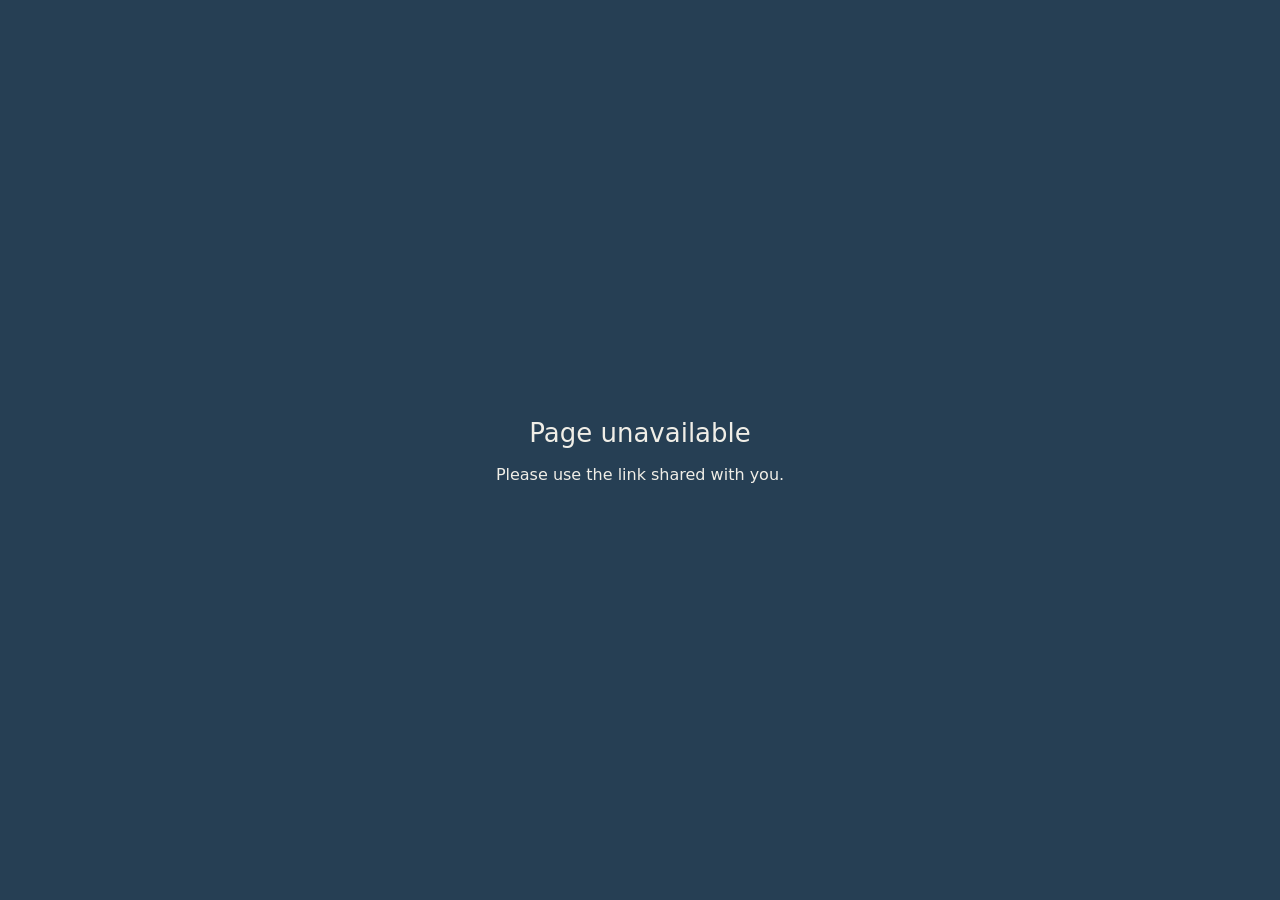
<file: index.html>
<!doctype html><html lang="en"><head><meta charset="utf-8"><meta name="viewport" content="width=device-width,initial-scale=1"><meta name="robots" content="noindex, nofollow, noarchive"><title>Page unavailable</title><style>body{margin:0;min-height:100vh;display:grid;place-items:center;background:#263f54;color:#f0eee7;font:16px system-ui}main{text-align:center;padding:30px}h1{font-size:26px;font-weight:500}</style></head><body><main><h1>Page unavailable</h1><p>Please use the link shared with you.</p></main></body></html>
</file>
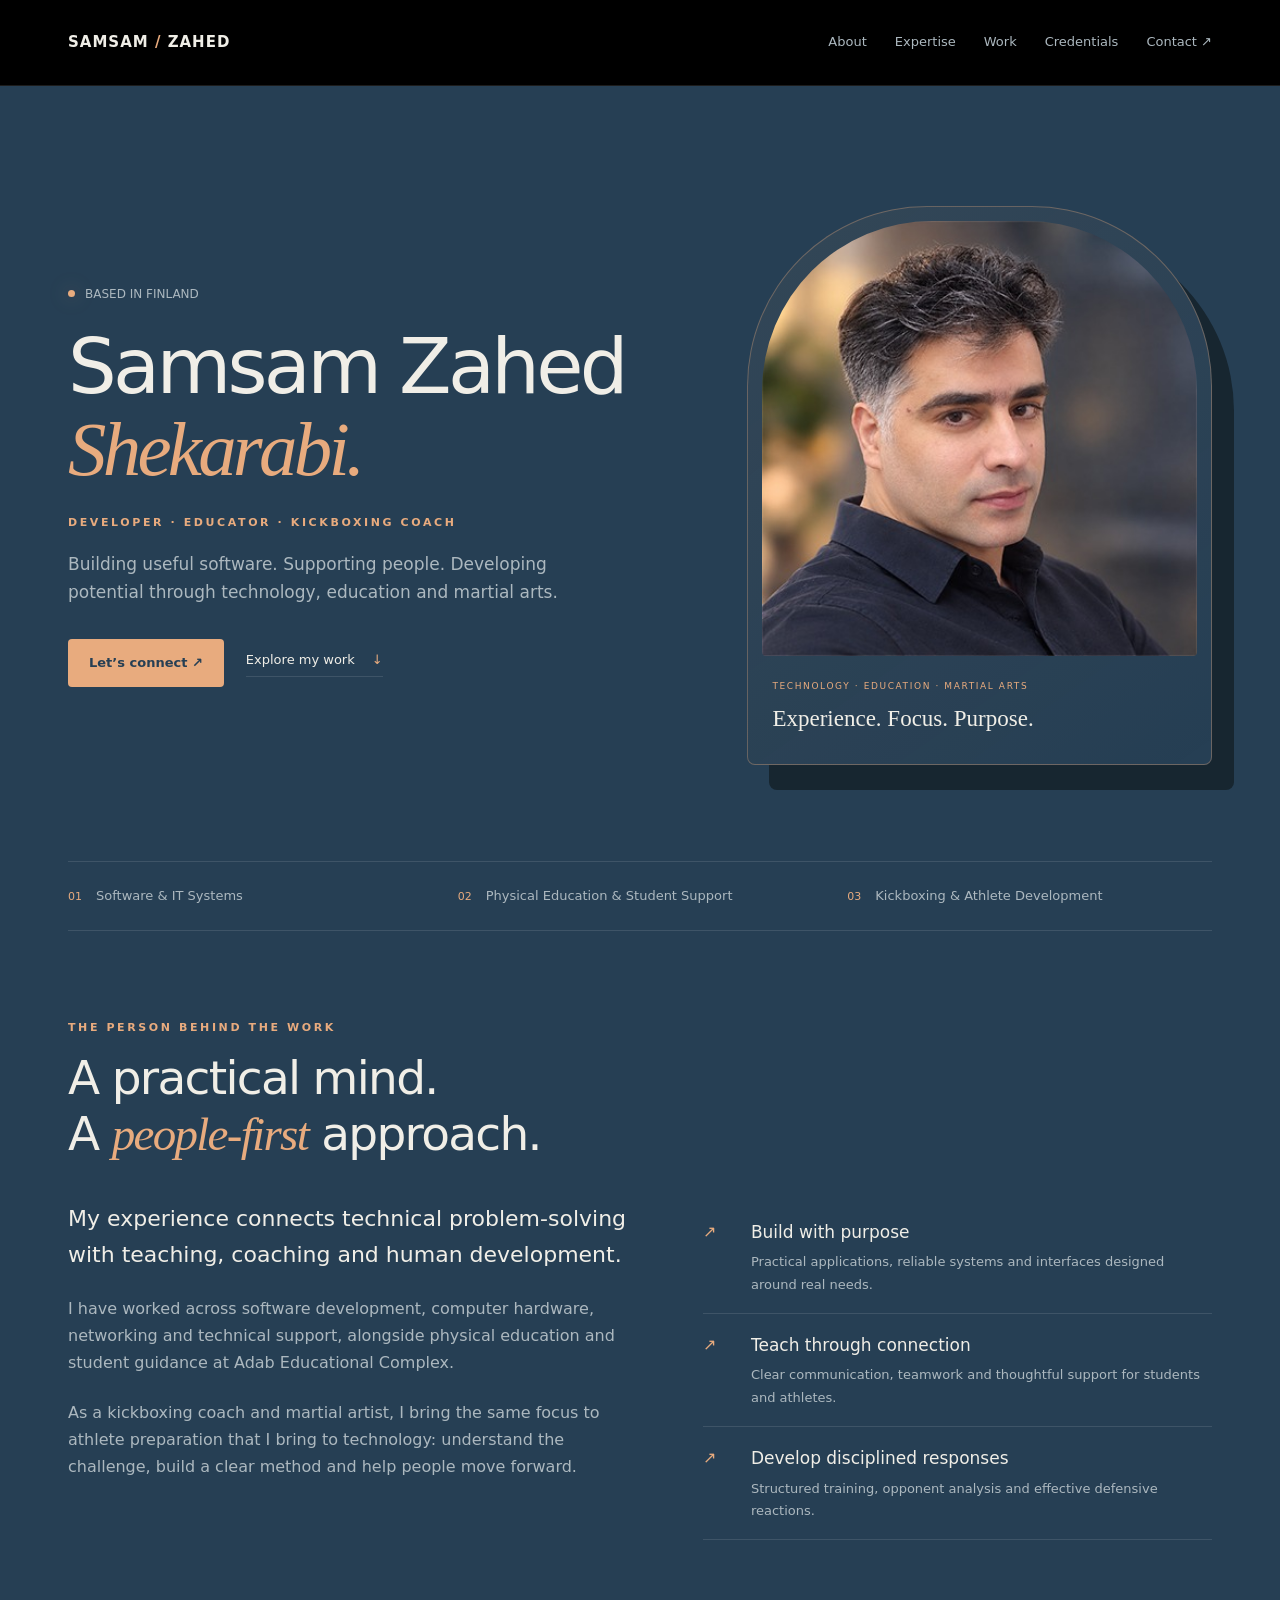
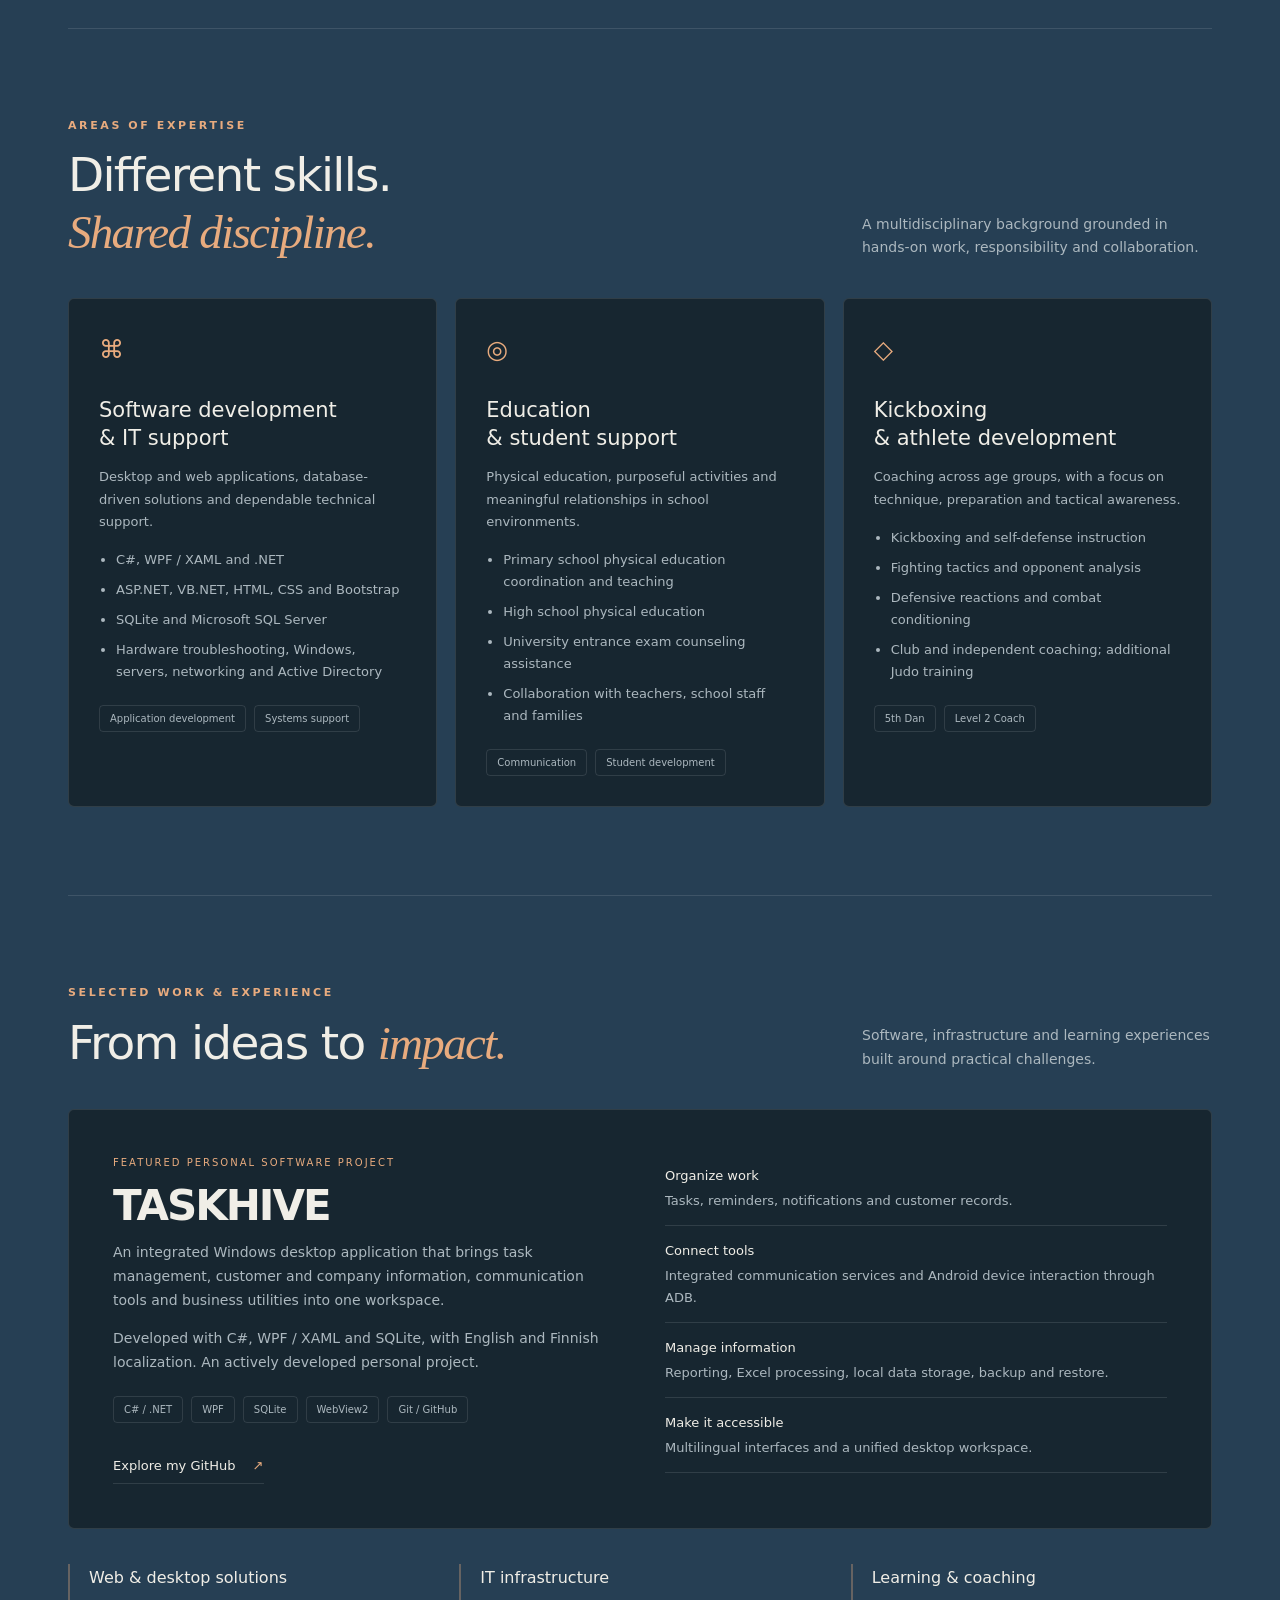
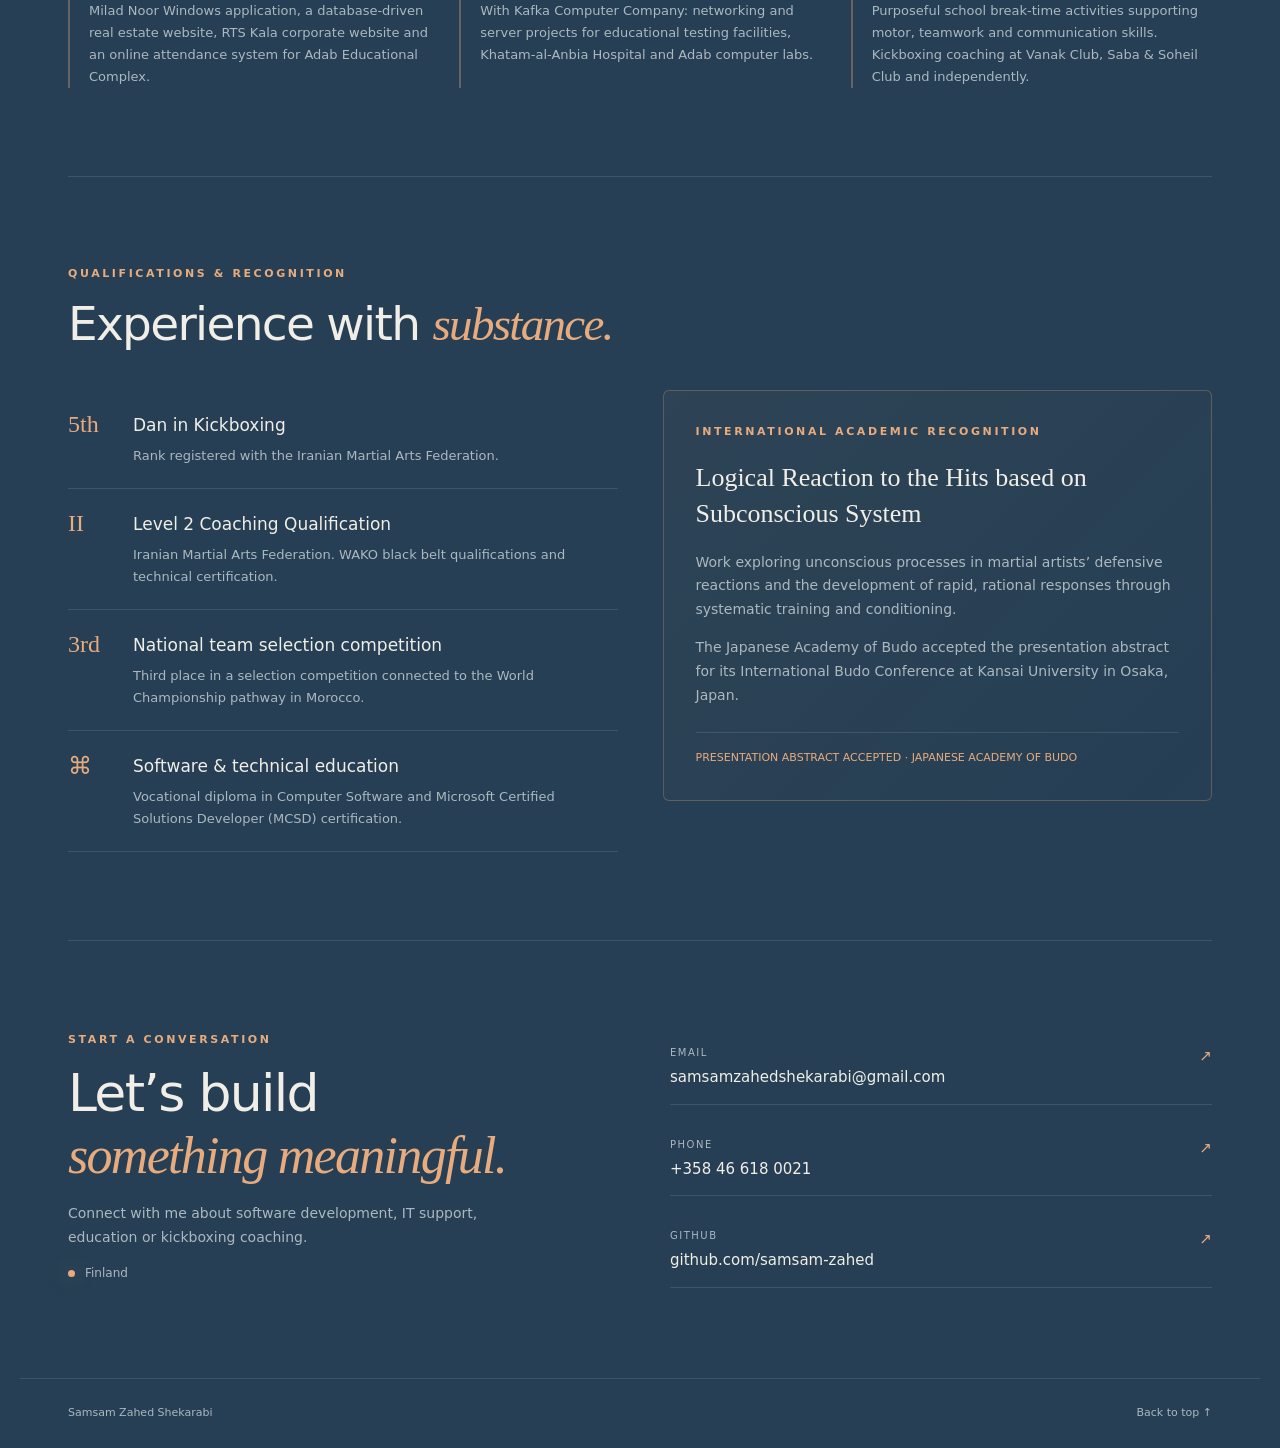
<file: profile-9976786d6881d4fe2d1d294193e1f5a0e8be6b9d/index.html>
<!doctype html>
<html lang="en">
<head>
<meta name="robots" content="noindex, nofollow, noarchive">
<meta name="referrer" content="no-referrer">
<meta charset="utf-8"><meta name="viewport" content="width=device-width,initial-scale=1">
<meta name="theme-color" content="#263f54">
<meta name="description" content="Samsam Zahed Shekarabi — software developer, IT professional, educator and kickboxing coach based in Finland.">
<title>Samsam Zahed Shekarabi | Professional Profile</title>
<style>
:root{--bg:#263f54;--panel:#172630;--ink:#f0eee7;--muted:#acb8bf;--accent:#e8ab7e;--line:#ffffff1c}*{box-sizing:border-box}html{scroll-behavior:smooth;scroll-padding-top:100px}body{margin:0;background:var(--bg);color:var(--ink);font:16px/1.7 system-ui,-apple-system,BlinkMacSystemFont,"Segoe UI",sans-serif}a{color:inherit;text-decoration:none}button{font:inherit}::selection{background:var(--accent);color:var(--bg)}a:focus-visible,button:focus-visible{outline:2px solid var(--accent);outline-offset:6px}.skip{position:fixed;top:-80px;left:20px;background:var(--accent);color:var(--bg);padding:12px;z-index:20}.skip:focus{top:12px}.wrap{max-width:1240px;margin:auto;padding-inline:48px}header{position:sticky;top:0;z-index:10;background:#000000;backdrop-filter:blur(16px);border-bottom:1px solid var(--line)}.nav{min-height:85px;display:flex;align-items:center;justify-content:space-between;gap:25px}.brand{font-weight:700;letter-spacing:1px;font-size:15px}.brand span{color:var(--accent)}nav{display:flex;gap:28px;font-size:13px}nav a{color:var(--muted);transition:color .2s}nav a:hover,nav a.active{color:var(--accent)}.menu{display:none;border:1px solid var(--line);background:none;color:var(--ink);padding:6px 12px;border-radius:5px}.eyebrow{font-size:11px;letter-spacing:2.6px;text-transform:uppercase;color:var(--accent);font-weight:600}.hero{position:relative;padding-block:100px 76px;display:grid;grid-template-columns:1.25fr 1fr;gap:65px;align-items:center}.hero h1{font-size:clamp(49px,6vw,78px);font-weight:500;line-height:1.08;letter-spacing:-3.7px;margin:22px 0}.hero h1 span{display:block;color:var(--accent);font-family:Georgia,serif;font-style:italic;font-weight:400}.hero .intro{max-width:515px;color:var(--muted);font-size:17px}.location{display:flex;align-items:center;gap:10px;font-size:12px;color:var(--muted)}.dot{width:7px;height:7px;border-radius:50%;background:var(--accent);box-shadow:0 0 20px #e8ab7e66}.actions{display:flex;gap:22px;flex-wrap:wrap;margin-top:32px;align-items:center}.button{padding:13px 21px;border-radius:4px;background:var(--accent);color:var(--bg);font-size:13px;font-weight:650;transition:transform .25s,box-shadow .25s}.button:hover{transform:translateY(-3px);box-shadow:0 10px 35px #0004}.text-link{font-size:13px;border-bottom:1px solid var(--line);padding-bottom:5px}.text-link span{color:var(--accent);margin-left:13px}.art{position:relative;height:420px;display:grid;place-items:center;background:radial-gradient(ellipse at center,#e8ab7e0d,transparent 67%);overflow:hidden}.orbit{width:320px;height:320px;border:1px solid #e8ab7e35;border-radius:50%;position:absolute;animation:rotate 45s linear infinite}.orbit:before{content:"";width:10px;height:10px;background:var(--accent);border-radius:50%;position:absolute;top:43px;left:43px;box-shadow:0 0 24px #e8ab7e88}.orbit.two{width:240px;height:240px;border-style:dashed;border-color:#ffffff22;animation-direction:reverse}.orbit.three{width:395px;height:395px;border-color:#ffffff0c}.monogram{font:italic 110px Georgia,serif;color:var(--accent);letter-spacing:-10px}.art-label{position:absolute;background:var(--panel);border:1px solid var(--line);padding:9px 16px;border-radius:30px;font-size:11px;letter-spacing:1px}.art-label.a{top:60px;left:10px}.art-label.b{right:0;top:205px}.art-label.c{bottom:50px;left:35px}.art-caption{position:absolute;bottom:0;font-size:10px;letter-spacing:3px;color:var(--muted)}@keyframes rotate{to{transform:rotate(360deg)}}.specialties{border-block:1px solid var(--line);display:grid;grid-template-columns:repeat(3,1fr);padding-block:23px;gap:25px}.specialties div{font-size:13px;color:var(--muted)}.specialties span{font-size:11px;color:var(--accent);margin-right:14px}.section{padding-block:88px;border-bottom:1px solid var(--line)}.heading{display:flex;justify-content:space-between;gap:35px;align-items:end;margin-bottom:38px}h2{font-size:clamp(32px,4vw,47px);letter-spacing:-1.7px;line-height:1.2;font-weight:500;margin:12px 0 0}h2 em{font-family:Georgia,serif;color:var(--accent);font-weight:400}.heading>p{color:var(--muted);max-width:350px;font-size:14px;margin:0}.about{display:grid;grid-template-columns:1.1fr 1fr;gap:75px}.about p{color:var(--muted);margin:0 0 22px}.about .lead{font-size:22px;line-height:1.65;color:var(--ink)}.principles{display:grid;gap:0}.principle{padding:17px 0;border-bottom:1px solid var(--line);display:grid;grid-template-columns:36px 1fr;gap:12px}.principle b{color:var(--accent);font-weight:400}.principle h3{font-weight:500;font-size:17px;margin:0 0 5px}.principle p{font-size:13px;margin:0}.cards{display:grid;grid-template-columns:repeat(3,1fr);gap:18px}.card{background:var(--panel);border:1px solid var(--line);border-radius:6px;padding:30px;transition:transform .3s,border-color .3s}.card:hover{transform:translateY(-5px);border-color:#e8ab7e66}.card .icon{color:var(--accent);font-size:25px;display:block;margin-bottom:24px}.card h3{font-weight:500;font-size:21px;line-height:1.35;margin:0 0 14px}.card p,.card li{font-size:13px;color:var(--muted)}.card ul{padding-left:17px;margin-bottom:0}.card li{margin-top:8px}.tags{display:flex;flex-wrap:wrap;gap:8px;margin-top:22px}.tags span{font-size:10px;padding:4px 10px;border:1px solid var(--line);border-radius:4px;color:var(--muted)}.project{display:grid;grid-template-columns:1fr 1fr;gap:50px;background:var(--panel);padding:44px;border:1px solid var(--line);border-radius:6px}.project h3{font-size:42px;letter-spacing:-2px;margin:14px 0 12px;line-height:1}.project p{font-size:14px;color:var(--muted)}.project-label{font-size:10px;letter-spacing:2px;color:var(--accent)}.feature-list{display:grid;gap:14px;align-content:center}.feature-list div{border-bottom:1px solid var(--line);padding-bottom:13px;font-size:13px;color:var(--muted)}.feature-list strong{color:var(--ink);display:block;font-weight:500;margin-bottom:3px}.mini-projects{display:grid;grid-template-columns:repeat(3,1fr);gap:30px;margin-top:35px}.mini-projects article{border-left:2px solid #e8ab7e55;padding-left:19px}.mini-projects h3{font-size:16px;font-weight:500;margin:0 0 9px}.mini-projects p{font-size:13px;color:var(--muted);margin:0}.credentials{display:grid;grid-template-columns:1fr 1fr;gap:45px}.credential{display:flex;gap:20px;padding:21px 0;border-bottom:1px solid var(--line)}.credential>span{color:var(--accent);font:24px Georgia,serif;min-width:45px}.credential h3{font-size:17px;font-weight:500;margin:0 0 5px}.credential p{font-size:13px;color:var(--muted);margin:0}.research{padding:32px;border:1px solid #e8ab7e44;background:linear-gradient(135deg,#e8ab7e0b,transparent);border-radius:6px;align-self:start}.research h3{font:26px/1.4 Georgia,serif;margin:18px 0}.research p{font-size:14px;color:var(--muted)}.research .status{font-size:11px;color:var(--accent);border-top:1px solid var(--line);padding-top:16px;margin-top:25px}.contact{padding-block:90px}.contact-grid{display:grid;grid-template-columns:1fr 1fr;gap:60px}.contact h2{font-size:52px}.contact p{color:var(--muted);font-size:14px;max-width:410px}.contact-links{align-self:center;display:grid;gap:18px}.contact-links a{display:flex;justify-content:space-between;gap:20px;border-bottom:1px solid var(--line);padding:13px 0;font-size:15px;overflow-wrap:anywhere}.contact-links a span{color:var(--accent)}.contact-links small{display:block;font-size:10px;color:var(--muted);letter-spacing:1.5px;margin-bottom:4px}footer{border-top:1px solid var(--line);padding-block:25px;color:var(--muted);font-size:11px;display:flex;justify-content:space-between;gap:20px}.progress{height:2px;background:var(--accent);position:fixed;top:0;left:0;z-index:30;width:0}.reveal{transition:opacity .7s,transform .7s}.js .reveal.pending{opacity:0;transform:translateY(22px)}
@media(max-width:950px){.wrap{padding-inline:30px}.hero{gap:20px}.art{height:350px}.orbit{width:270px;height:270px}.orbit.two{width:200px;height:200px}.orbit.three{width:330px;height:330px}.cards{grid-template-columns:1fr}.card{padding:27px}.card .icon{margin-bottom:14px}.about{gap:35px}.project{gap:30px;padding:30px}.hero h1{font-size:60px}.art-label{padding:7px 10px;font-size:9px}nav{gap:18px}}
@media(max-width:650px){.wrap{padding-inline:22px}.nav{min-height:72px}.menu{display:block}nav{display:none;position:absolute;top:72px;left:0;right:0;background:#000000;padding:22px;border-bottom:1px solid var(--line);flex-wrap:wrap}nav.open{display:flex}.hero{grid-template-columns:1fr;padding-block:55px 40px;gap:15px}.hero h1{font-size:57px;letter-spacing:-3px}.hero .intro{font-size:15px}.art{height:310px;max-width:380px;width:100%;margin:auto}.art-label.a{top:30px}.art-label.b{top:155px}.art-label.c{bottom:40px}.specialties{grid-template-columns:1fr;gap:10px;padding-block:20px}.section{padding-block:58px}.heading{display:block;margin-bottom:28px}.heading>p{margin-top:20px}.about,.project,.credentials,.contact-grid{grid-template-columns:1fr;gap:28px}.about .lead{font-size:20px}.mini-projects{grid-template-columns:1fr;gap:25px}.project{padding:25px}.contact{padding-block:55px}.contact h2{font-size:42px}.contact-links a{font-size:13px}.research{padding:25px}footer{font-size:10px}.art-caption{font-size:9px}h2{letter-spacing:-1px}}
@media(prefers-reduced-motion:reduce){html{scroll-behavior:auto}*,*:before,*:after{animation:none!important;transition:none!important}.js .reveal.pending{opacity:1;transform:none}}
.portrait-frame{position:relative;margin:20px 0 20px 15px;padding:14px;border:1px solid #e8ab7e55;border-radius:180px 180px 8px 8px;background:linear-gradient(145deg,#e8ab7e12,transparent);box-shadow:22px 25px 0 #172630}.portrait-frame img{display:block;width:100%;height:auto;aspect-ratio:1;object-fit:cover;border-radius:170px 170px 4px 4px}.portrait-note{padding:23px 10px 12px}.portrait-note span{display:block;font-size:9px;color:var(--accent);letter-spacing:1.6px}.portrait-note strong{display:block;font-family:Georgia,serif;font-size:23px;font-weight:400;margin-top:5px}@media(max-width:650px){.portrait-frame{max-width:340px;margin:30px auto 20px;box-shadow:12px 14px 0 #172630;width:calc(100% - 20px)}}
</style>
</head>
<body>
<a class="skip" href="#main">Skip to content</a><div class="progress" aria-hidden="true"></div>
<header><div class="wrap nav"><a class="brand" href="#home">SAMSAM<span> / </span>ZAHED</a><button class="menu" aria-expanded="false" aria-controls="navigation">Menu</button><nav id="navigation" aria-label="Main navigation"><a href="#about">About</a><a href="#expertise">Expertise</a><a href="#work">Work</a><a href="#credentials">Credentials</a><a href="#contact">Contact ↗</a></nav></div></header>
<main id="main" class="wrap">
<section class="hero" id="home" aria-labelledby="name"><div><div class="location"><span class="dot"></span>BASED IN FINLAND</div><h1 id="name">Samsam Zahed<span>Shekarabi.</span></h1><p class="eyebrow">Developer · Educator · Kickboxing Coach</p><p class="intro">Building useful software. Supporting people. Developing potential through technology, education and martial arts.</p><div class="actions"><a class="button" href="#contact">Let’s connect <span aria-hidden="true">↗</span></a><a class="text-link" href="#work">Explore my work <span aria-hidden="true">↓</span></a></div></div><div class="portrait-frame"><img src="portrait.jpg" alt="Portrait of Samsam Zahed Shekarabi" width="400" height="400" fetchpriority="high"><div class="portrait-note"><span>TECHNOLOGY · EDUCATION · MARTIAL ARTS</span><strong>Experience. Focus. Purpose.</strong></div></div></section>
<div class="specialties"><div><span>01</span>Software &amp; IT Systems</div><div><span>02</span>Physical Education &amp; Student Support</div><div><span>03</span>Kickboxing &amp; Athlete Development</div></div>
<section class="section" id="about"><div class="heading reveal"><div><div class="eyebrow">The person behind the work</div><h2>A practical mind.<br>A <em>people-first</em> approach.</h2></div></div><div class="about reveal"><div><p class="lead">My experience connects technical problem-solving with teaching, coaching and human development.</p><p>I have worked across software development, computer hardware, networking and technical support, alongside physical education and student guidance at Adab Educational Complex.</p><p>As a kickboxing coach and martial artist, I bring the same focus to athlete preparation that I bring to technology: understand the challenge, build a clear method and help people move forward.</p></div><div class="principles"><div class="principle"><b>↗</b><div><h3>Build with purpose</h3><p>Practical applications, reliable systems and interfaces designed around real needs.</p></div></div><div class="principle"><b>↗</b><div><h3>Teach through connection</h3><p>Clear communication, teamwork and thoughtful support for students and athletes.</p></div></div><div class="principle"><b>↗</b><div><h3>Develop disciplined responses</h3><p>Structured training, opponent analysis and effective defensive reactions.</p></div></div></div></div></section>
<section class="section" id="expertise"><div class="heading reveal"><div><div class="eyebrow">Areas of expertise</div><h2>Different skills.<br><em>Shared discipline.</em></h2></div><p>A multidisciplinary background grounded in hands-on work, responsibility and collaboration.</p></div><div class="cards"><article class="card reveal"><span class="icon" aria-hidden="true">⌘</span><h3>Software development<br>&amp; IT support</h3><p>Desktop and web applications, database-driven solutions and dependable technical support.</p><ul><li>C#, WPF / XAML and .NET</li><li>ASP.NET, VB.NET, HTML, CSS and Bootstrap</li><li>SQLite and Microsoft SQL Server</li><li>Hardware troubleshooting, Windows, servers, networking and Active Directory</li></ul><div class="tags"><span>Application development</span><span>Systems support</span></div></article><article class="card reveal"><span class="icon" aria-hidden="true">◎</span><h3>Education<br>&amp; student support</h3><p>Physical education, purposeful activities and meaningful relationships in school environments.</p><ul><li>Primary school physical education coordination and teaching</li><li>High school physical education</li><li>University entrance exam counseling assistance</li><li>Collaboration with teachers, school staff and families</li></ul><div class="tags"><span>Communication</span><span>Student development</span></div></article><article class="card reveal"><span class="icon" aria-hidden="true">◇</span><h3>Kickboxing<br>&amp; athlete development</h3><p>Coaching across age groups, with a focus on technique, preparation and tactical awareness.</p><ul><li>Kickboxing and self-defense instruction</li><li>Fighting tactics and opponent analysis</li><li>Defensive reactions and combat conditioning</li><li>Club and independent coaching; additional Judo training</li></ul><div class="tags"><span>5th Dan</span><span>Level 2 Coach</span></div></article></div></section>
<section class="section" id="work"><div class="heading reveal"><div><div class="eyebrow">Selected work &amp; experience</div><h2>From ideas to <em>impact.</em></h2></div><p>Software, infrastructure and learning experiences built around practical challenges.</p></div><article class="project reveal"><div><div class="project-label">FEATURED PERSONAL SOFTWARE PROJECT</div><h3>TASKHIVE</h3><p>An integrated Windows desktop application that brings task management, customer and company information, communication tools and business utilities into one workspace.</p><p>Developed with C#, WPF / XAML and SQLite, with English and Finnish localization. An actively developed personal project.</p><div class="tags"><span>C# / .NET</span><span>WPF</span><span>SQLite</span><span>WebView2</span><span>Git / GitHub</span></div><div class="actions"><a class="text-link" href="https://github.com/samsam-zahed" target="_blank" rel="noopener noreferrer">Explore my GitHub <span>↗</span></a></div></div><div class="feature-list"><div><strong>Organize work</strong>Tasks, reminders, notifications and customer records.</div><div><strong>Connect tools</strong>Integrated communication services and Android device interaction through ADB.</div><div><strong>Manage information</strong>Reporting, Excel processing, local data storage, backup and restore.</div><div><strong>Make it accessible</strong>Multilingual interfaces and a unified desktop workspace.</div></div></article><div class="mini-projects reveal"><article><h3>Web &amp; desktop solutions</h3><p>Milad Noor Windows application, a database-driven real estate website, RTS Kala corporate website and an online attendance system for Adab Educational Complex.</p></article><article><h3>IT infrastructure</h3><p>With Kafka Computer Company: networking and server projects for educational testing facilities, Khatam-al-Anbia Hospital and Adab computer labs.</p></article><article><h3>Learning &amp; coaching</h3><p>Purposeful school break-time activities supporting motor, teamwork and communication skills. Kickboxing coaching at Vanak Club, Saba &amp; Soheil Club and independently.</p></article></div></section>
<section class="section" id="credentials"><div class="heading reveal"><div><div class="eyebrow">Qualifications &amp; recognition</div><h2>Experience with <em>substance.</em></h2></div></div><div class="credentials"><div class="reveal"><div class="credential"><span>5th</span><div><h3>Dan in Kickboxing</h3><p>Rank registered with the Iranian Martial Arts Federation.</p></div></div><div class="credential"><span>II</span><div><h3>Level 2 Coaching Qualification</h3><p>Iranian Martial Arts Federation. WAKO black belt qualifications and technical certification.</p></div></div><div class="credential"><span>3rd</span><div><h3>National team selection competition</h3><p>Third place in a selection competition connected to the World Championship pathway in Morocco.</p></div></div><div class="credential"><span>⌘</span><div><h3>Software &amp; technical education</h3><p>Vocational diploma in Computer Software and Microsoft Certified Solutions Developer (MCSD) certification.</p></div></div></div><article class="research reveal"><div class="eyebrow">International academic recognition</div><h3>Logical Reaction to the Hits based on Subconscious System</h3><p>Work exploring unconscious processes in martial artists’ defensive reactions and the development of rapid, rational responses through systematic training and conditioning.</p><p>The Japanese Academy of Budo accepted the presentation abstract for its International Budo Conference at Kansai University in Osaka, Japan.</p><div class="status">PRESENTATION ABSTRACT ACCEPTED · JAPANESE ACADEMY OF BUDO</div></article></div></section>
<section class="contact" id="contact"><div class="contact-grid reveal"><div><div class="eyebrow">Start a conversation</div><h2>Let’s build<br><em>something meaningful.</em></h2><p>Connect with me about software development, IT support, education or kickboxing coaching.</p><div class="location"><span class="dot"></span>Finland</div></div><div class="contact-links"><a href="mailto:samsamzahedshekarabi@gmail.com"><div><small>EMAIL</small>samsamzahedshekarabi@gmail.com</div><span aria-hidden="true">↗</span></a><a href="tel:+358466180021"><div><small>PHONE</small>+358 46 618 0021</div><span aria-hidden="true">↗</span></a><a href="https://github.com/samsam-zahed" target="_blank" rel="noopener noreferrer"><div><small>GITHUB</small>github.com/samsam-zahed</div><span aria-hidden="true">↗</span></a></div></div></section>
</main><footer class="wrap"><span>Samsam Zahed Shekarabi</span><a href="#home">Back to top ↑</a></footer>
<script>
const menu=document.querySelector('.menu'),nav=document.querySelector('nav');
menu.addEventListener('click',()=>{const open=menu.getAttribute('aria-expanded')!=='true';menu.setAttribute('aria-expanded',String(open));nav.classList.toggle('open',open);});
nav.querySelectorAll('a').forEach(a=>a.addEventListener('click',()=>{nav.classList.remove('open');menu.setAttribute('aria-expanded','false');}));
document.addEventListener('keydown',e=>{if(e.key==='Escape'&&nav.classList.contains('open')){nav.classList.remove('open');menu.setAttribute('aria-expanded','false');menu.focus();}});
if('IntersectionObserver' in window&&!matchMedia('(prefers-reduced-motion: reduce)').matches){document.documentElement.classList.add('js');const reveal=new IntersectionObserver(entries=>entries.forEach(e=>{if(e.isIntersecting){e.target.classList.remove('pending');reveal.unobserve(e.target);}}),{threshold:.08});document.querySelectorAll('.reveal').forEach(el=>{el.classList.add('pending');reveal.observe(el);});}
const progress=document.querySelector('.progress');let queued=false;const update=()=>{const max=document.documentElement.scrollHeight-innerHeight;progress.style.width=(max>0?scrollY/max*100:0)+'%';queued=false;};addEventListener('scroll',()=>{if(!queued){queued=true;requestAnimationFrame(update);}},{passive:true});addEventListener('resize',update);update();
if('IntersectionObserver' in window){const links=[...nav.querySelectorAll('a')];const sections=new IntersectionObserver(entries=>entries.forEach(e=>{if(e.isIntersecting)links.forEach(a=>a.classList.toggle('active',a.hash==='#'+e.target.id));}),{rootMargin:'-15% 0px -65% 0px'});document.querySelectorAll('main section[id]').forEach(s=>sections.observe(s));}
</script></body></html>
</file>
